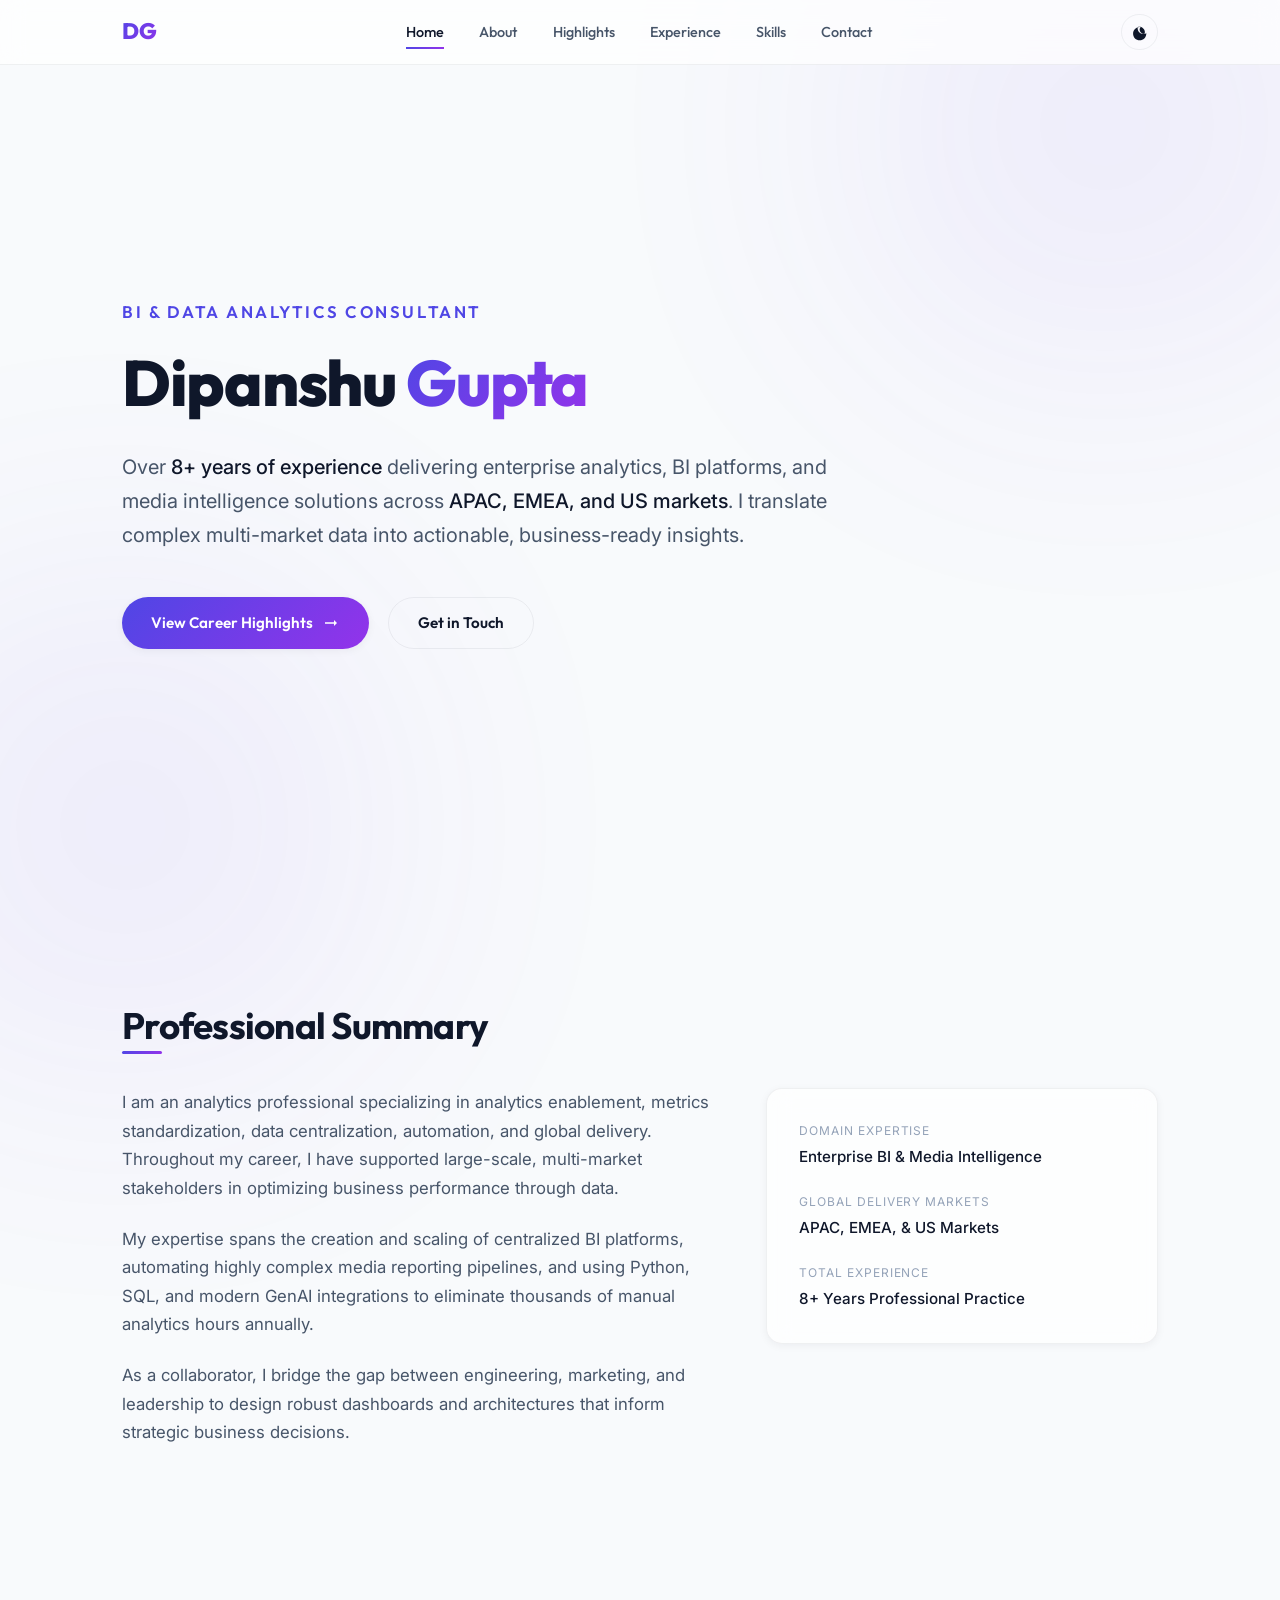
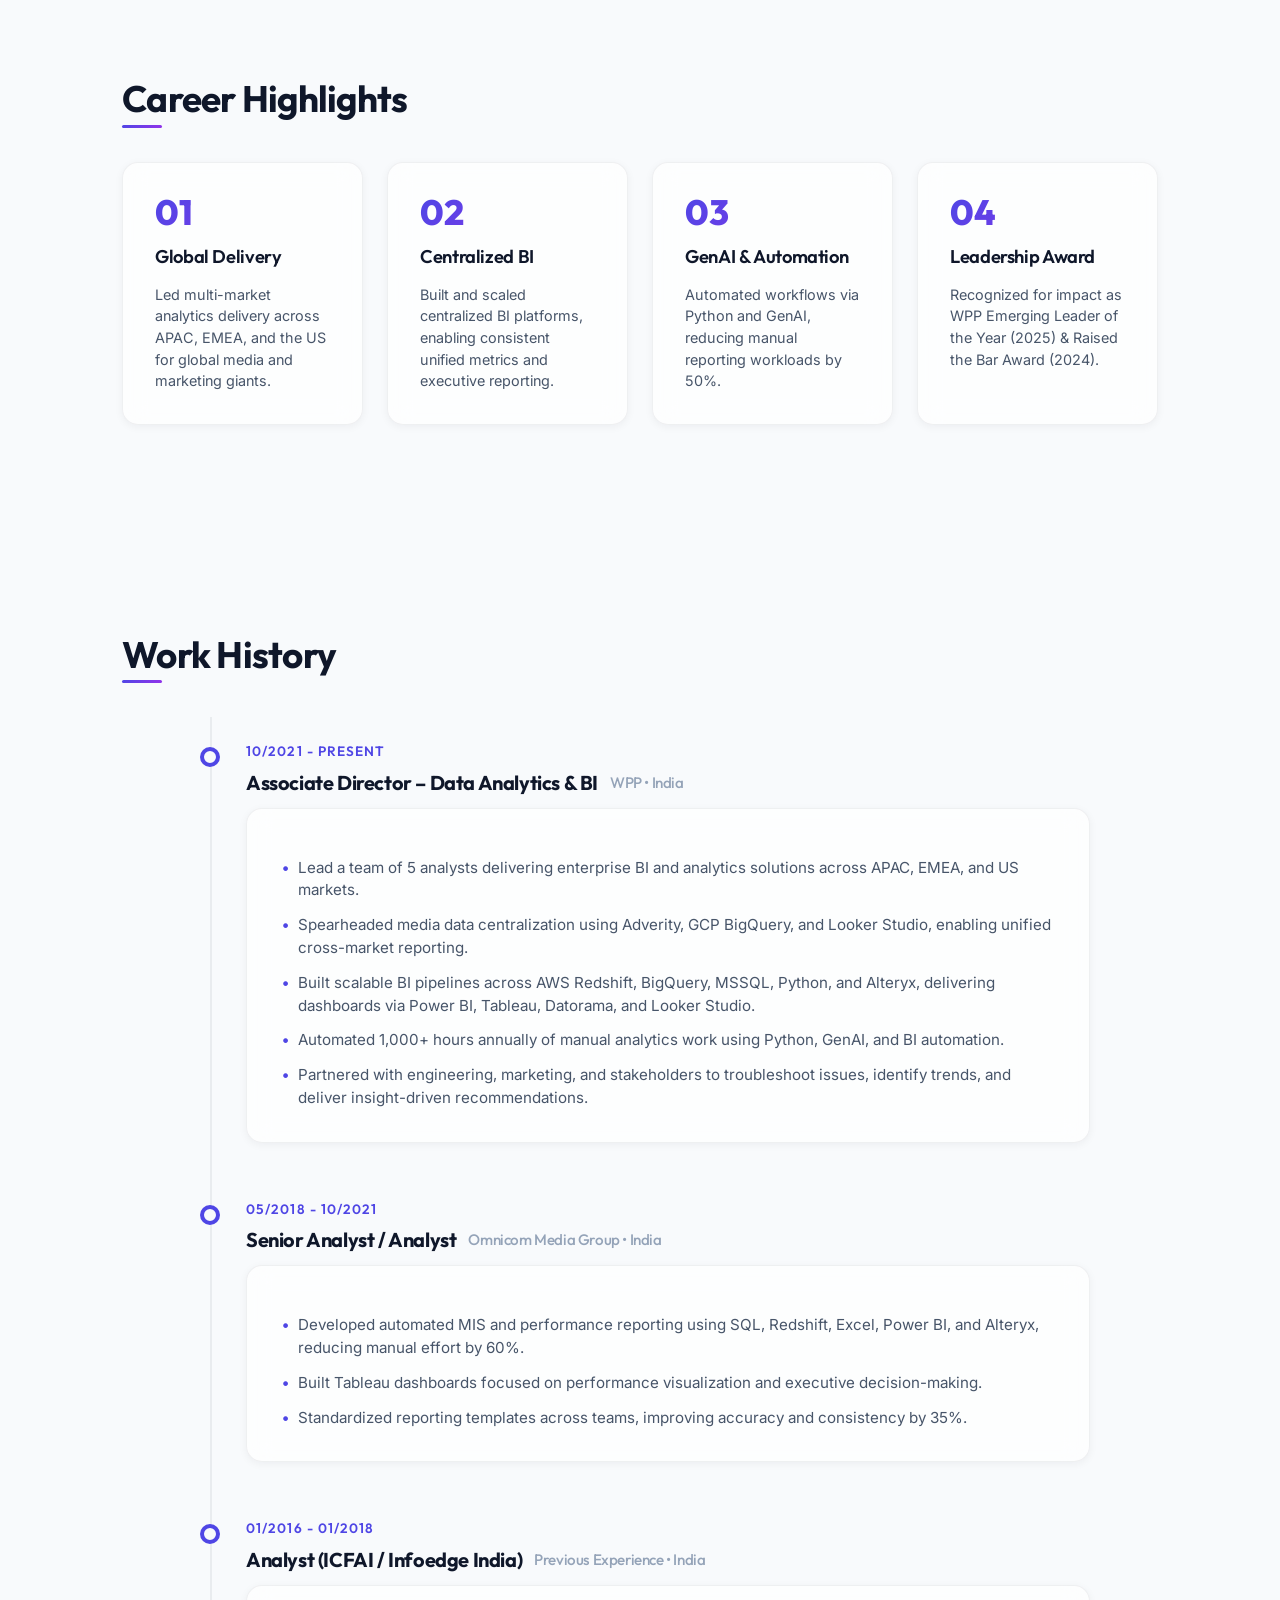
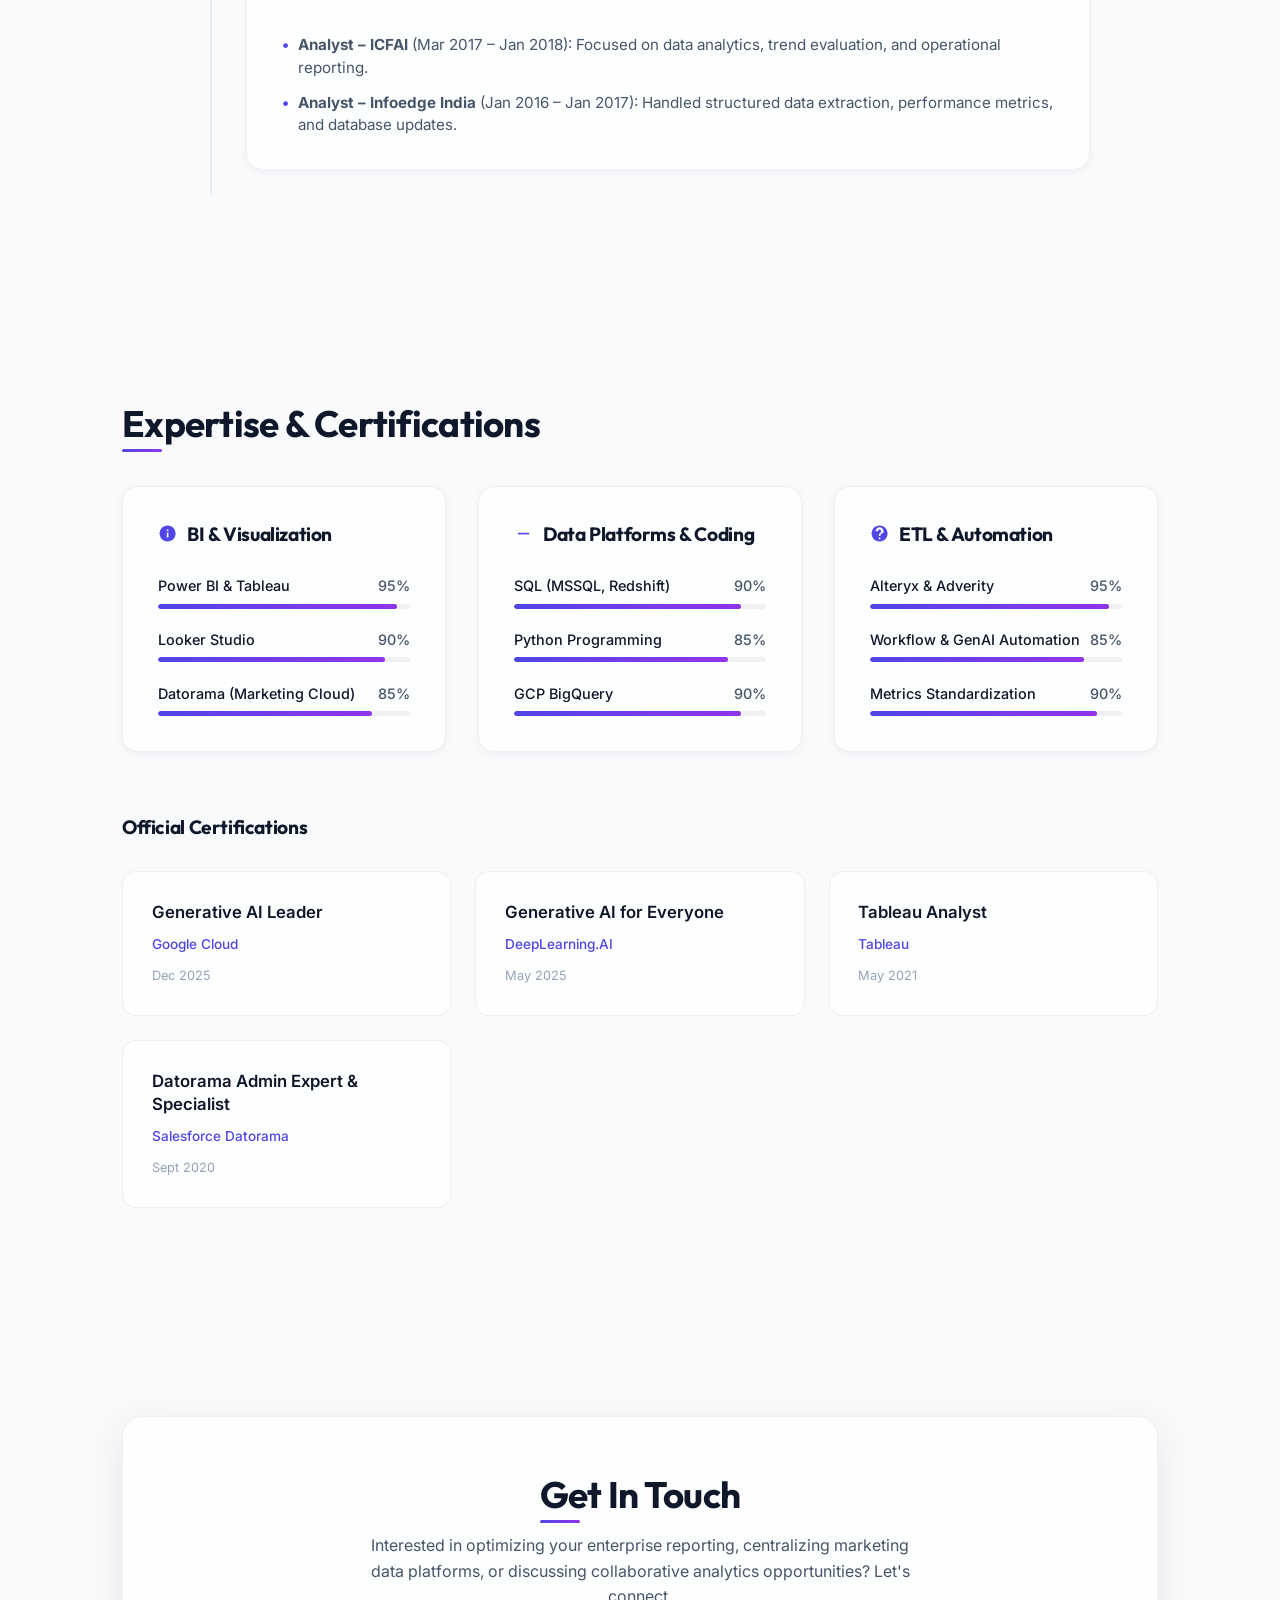
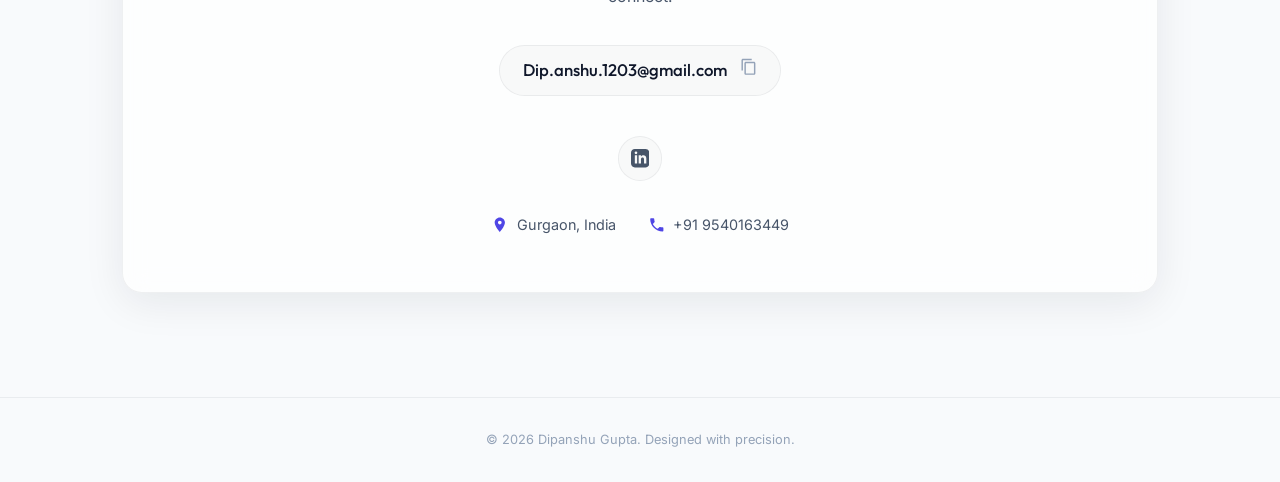
<file: projects/Portfolio/index.html>
<!DOCTYPE html>
<html lang="en" data-theme="dark">
<head>
  <meta charset="UTF-8">
  <meta name="viewport" content="width=device-width, initial-scale=1.0">
  
  <!-- Primary SEO Meta Tags -->
  <title>Dipanshu Gupta | BI Consultant & Analytics Specialist</title>
  <meta name="description" content="Professional portfolio of Dipanshu Gupta, BI & Data Analytics Consultant with 8+ years of experience delivering enterprise analytics, BI platforms, and media intelligence solutions globally.">
  <meta name="keywords" content="Dipanshu Gupta, BI Consultant, Analytics Consultant, Enterprise BI, Media Analytics, GCP BigQuery, Tableau, Alteryx, Datorama, SQL, Python">
  <meta name="author" content="Dipanshu Gupta">
  
  <!-- Open Graph / Facebook -->
  <meta property="og:type" content="website">
  <meta property="og:title" content="Dipanshu Gupta | BI Consultant & Analytics Specialist">
  <meta property="og:description" content="Explore my portfolio covering 8+ years of global delivery, metrics standardization, centralized BI platforms, and workflow automation.">
  
  <!-- Theme / Browser styling -->
  <meta name="theme-color" content="#080b11">
  
  <!-- Stylesheets -->
  <link rel="stylesheet" href="styles.css">
</head>
<body>

  <!-- Background Decorative Glowing Blobs -->
  <div class="ambient-glow blob-1" aria-hidden="true"></div>
  <div class="ambient-glow blob-2" aria-hidden="true"></div>

  <!-- Global Header Navigation -->
  <header class="header-nav">
    <div class="container nav-container">
      <a href="#hero" class="logo" id="nav-logo" aria-label="Dipanshu Gupta Logo">
        <span>DG</span>
      </a>
      
      <nav aria-label="Main Navigation">
        <ul class="nav-links">
          <li class="nav-item"><a href="#hero" class="active" id="link-hero">Home</a></li>
          <li class="nav-item"><a href="#about" id="link-about">About</a></li>
          <li class="nav-item"><a href="#highlights" id="link-highlights">Highlights</a></li>
          <li class="nav-item"><a href="#experience" id="link-experience">Experience</a></li>
          <li class="nav-item"><a href="#skills-section" id="link-skills">Skills</a></li>
          <li class="nav-item"><a href="#contact" id="link-contact">Contact</a></li>
        </ul>
      </nav>

      <!-- Theme Switcher Action Button -->
      <button id="theme-toggle" class="btn-toggle" aria-label="Toggle Light/Dark Theme" title="Toggle Light/Dark Theme">
        <!-- Sun Icon -->
        <svg class="theme-icon-sun" viewBox="0 0 24 24" aria-hidden="true">
          <path d="M12 7c-2.76 0-5 2.24-5 5s2.24 5 5 5 5-2.24 5-5-2.24-5-5-5zM2 13h2c.55 0 1-.45 1-1s-.45-1-1-1H2c-.55 0-1 .45-1 1s.45 1 1 1zm18 0h2c.55 0 1-.45 1-1s-.45-1-1-1h-2c-.55 0-1 .45-1 1s.45 1 1 1zM11 2v2c0 .55.45 1 1 1s1-.45 1-1V2c0-.55-.45-1-1-1s-1 .45-1 1zm0 18v2c0 .55.45 1 1 1s1-.45 1-1v-2c0-.55-.45-1-1-1s-1 .45-1 1zM5.99 4.58c-.39-.39-1.03-.39-1.41 0s-.39 1.03 0 1.41l1.06 1.06c.39.39 1.03.39 1.41 0s.39-1.03 0-1.41L5.99 4.58zm12.37 12.37c-.39-.39-1.03-.39-1.41 0s-.39 1.03 0 1.41l1.06 1.06c.39.39 1.03.39 1.41 0s.39-1.03 0-1.41l-1.06-1.06zm1.06-12.37c-.39-.39-1.03-.39-1.41 0l-1.06 1.06c-.39.39-.39 1.03 0 1.41s1.03.39 1.41 0l1.06-1.06c.39-.38.39-1.02 0-1.41zm-12.37 12.37c-.39-.39-1.03-.39-1.41 0l-1.06 1.06c-.39.39-.39 1.03 0 1.41s1.03.39 1.41 0l1.06-1.06c.39-.38.39-1.02 0-1.41z"/>
        </svg>
        <!-- Moon Icon -->
        <svg class="theme-icon-moon" viewBox="0 0 24 24" aria-hidden="true">
          <path d="M9.37 5.51c-.18.64-.27 1.31-.27 2 0 4.08 3.32 7.4 7.4 7.4.69 0 1.36-.09 2-.27 1.53-3.45-.98-7.66-4.58-9.13-1.74-.71-3.66-.56-4.55 0zm11.3 7.82c.11.39.18.8.18 1.22 0 4.97-4.03 9-9 9s-9-4.03-9-9 4.03-9 9-9c.42 0 .83.07 1.22.18-.83.84-1.34 2-1.34 3.29 0 3.31 2.69 6 6 6 1.29 0 2.45-.51 3.29-1.34z"/>
        </svg>
      </button>
    </div>
  </header>

  <main>
    
    <!-- Hero Header Landing Section -->
    <section id="hero" class="hero visible">
      <div class="container">
        <div class="hero-content">
          <span class="hero-subtitle">BI & Data Analytics Consultant</span>
          <h1>Dipanshu <span class="gradient-text">Gupta</span></h1>
          <p class="hero-description">
            Over <span class="highlight">8+ years of experience</span> delivering enterprise analytics, BI platforms, and media intelligence solutions across <span class="highlight">APAC, EMEA, and US markets</span>. I translate complex multi-market data into actionable, business-ready insights.
          </p>
          <div class="btn-group">
            <a href="#highlights" class="btn btn-primary" id="btn-view-highlights">
              View Career Highlights
              <svg viewBox="0 0 24 24" width="18" height="18" fill="currentColor" aria-hidden="true">
                <path d="M16.01 11H4v2h12.01v3L20 12l-3.99-4v3z"/>
              </svg>
            </a>
            <a href="#contact" class="btn btn-secondary" id="btn-get-touch">Get in Touch</a>
          </div>
        </div>
      </div>
    </section>

    <!-- About Detail Section -->
    <section id="about" class="about">
      <div class="container">
        <h2>Professional Summary</h2>
        <div class="about-grid">
          <div class="about-text">
            <p>
              I am an analytics professional specializing in analytics enablement, metrics standardization, data centralization, automation, and global delivery. Throughout my career, I have supported large-scale, multi-market stakeholders in optimizing business performance through data.
            </p>
            <p>
              My expertise spans the creation and scaling of centralized BI platforms, automating highly complex media reporting pipelines, and using Python, SQL, and modern GenAI integrations to eliminate thousands of manual analytics hours annually.
            </p>
            <p>
              As a collaborator, I bridge the gap between engineering, marketing, and leadership to design robust dashboards and architectures that inform strategic business decisions.
            </p>
          </div>
          
          <!-- Metainformation Box -->
          <div class="about-meta">
            <div class="meta-item">
              <span class="meta-label">Domain Expertise</span>
              <span class="meta-value">Enterprise BI & Media Intelligence</span>
            </div>
            <div class="meta-item">
              <span class="meta-label">Global Delivery Markets</span>
              <span class="meta-value">APAC, EMEA, & US Markets</span>
            </div>
            <div class="meta-item">
              <span class="meta-label">Total Experience</span>
              <span class="meta-value">8+ Years Professional Practice</span>
            </div>
          </div>
        </div>
      </div>
    </section>

    <!-- Career Highlights Grid Section -->
    <section id="highlights" class="highlights">
      <div class="container">
        <h2>Career Highlights</h2>
        <div class="highlights-grid">
          
          <div class="highlight-card">
            <div class="highlight-num" aria-hidden="true">01</div>
            <h3 class="highlight-title">Global Delivery</h3>
            <p class="highlight-desc">Led multi-market analytics delivery across APAC, EMEA, and the US for global media and marketing giants.</p>
          </div>

          <div class="highlight-card">
            <div class="highlight-num" aria-hidden="true">02</div>
            <h3 class="highlight-title">Centralized BI</h3>
            <p class="highlight-desc">Built and scaled centralized BI platforms, enabling consistent unified metrics and executive reporting.</p>
          </div>

          <div class="highlight-card">
            <div class="highlight-num" aria-hidden="true">03</div>
            <h3 class="highlight-title">GenAI & Automation</h3>
            <p class="highlight-desc">Automated workflows via Python and GenAI, reducing manual reporting workloads by 50%.</p>
          </div>

          <div class="highlight-card">
            <div class="highlight-num" aria-hidden="true">04</div>
            <h3 class="highlight-title">Leadership Award</h3>
            <p class="highlight-desc">Recognized for impact as WPP Emerging Leader of the Year (2025) & Raised the Bar Award (2024).</p>
          </div>

        </div>
      </div>
    </section>

    <!-- Work History Timeline Section -->
    <section id="experience" class="experience">
      <div class="container">
        <h2>Work History</h2>
        
        <div class="timeline">
          
          <!-- Timeline Item 1 -->
          <div class="timeline-item">
            <div class="timeline-dot" aria-hidden="true"></div>
            <span class="timeline-date">10/2021 - Present</span>
            <h3 class="timeline-title">
              Associate Director – Data Analytics & BI
              <span class="timeline-company">WPP • India</span>
            </h3>
            <div class="timeline-content">
              <ul class="timeline-bullets">
                <li>Lead a team of 5 analysts delivering enterprise BI and analytics solutions across APAC, EMEA, and US markets.</li>
                <li>Spearheaded media data centralization using Adverity, GCP BigQuery, and Looker Studio, enabling unified cross-market reporting.</li>
                <li>Built scalable BI pipelines across AWS Redshift, BigQuery, MSSQL, Python, and Alteryx, delivering dashboards via Power BI, Tableau, Datorama, and Looker Studio.</li>
                <li>Automated 1,000+ hours annually of manual analytics work using Python, GenAI, and BI automation.</li>
                <li>Partnered with engineering, marketing, and stakeholders to troubleshoot issues, identify trends, and deliver insight-driven recommendations.</li>
              </ul>
            </div>
          </div>

          <!-- Timeline Item 2 -->
          <div class="timeline-item">
            <div class="timeline-dot" aria-hidden="true"></div>
            <span class="timeline-date">05/2018 - 10/2021</span>
            <h3 class="timeline-title">
              Senior Analyst / Analyst
              <span class="timeline-company">Omnicom Media Group • India</span>
            </h3>
            <div class="timeline-content">
              <ul class="timeline-bullets">
                <li>Developed automated MIS and performance reporting using SQL, Redshift, Excel, Power BI, and Alteryx, reducing manual effort by 60%.</li>
                <li>Built Tableau dashboards focused on performance visualization and executive decision-making.</li>
                <li>Standardized reporting templates across teams, improving accuracy and consistency by 35%.</li>
              </ul>
            </div>
          </div>

          <!-- Timeline Item 3 -->
          <div class="timeline-item">
            <div class="timeline-dot" aria-hidden="true"></div>
            <span class="timeline-date">01/2016 - 01/2018</span>
            <h3 class="timeline-title">
              Analyst (ICFAI / Infoedge India)
              <span class="timeline-company">Previous Experience • India</span>
            </h3>
            <div class="timeline-content">
              <ul class="timeline-bullets">
                <li><strong>Analyst – ICFAI</strong> (Mar 2017 – Jan 2018): Focused on data analytics, trend evaluation, and operational reporting.</li>
                <li><strong>Analyst – Infoedge India</strong> (Jan 2016 – Jan 2017): Handled structured data extraction, performance metrics, and database updates.</li>
              </ul>
            </div>
          </div>

        </div>
      </div>
    </section>

    <!-- Skills & Certifications Section -->
    <section id="skills-section" class="skills-section">
      <div class="container">
        <h2>Expertise & Certifications</h2>
        
        <div class="skills-container">
          
          <!-- Category 1 -->
          <div class="skills-category">
            <h3 class="category-title">
              <svg viewBox="0 0 24 24" aria-hidden="true"><path d="M12 2C6.48 2 2 6.48 2 12s4.48 10 10 10 10-4.48 10-10S17.52 2 12 2zm1 15h-2v-6h2v6zm0-8h-2V7h2v2z"/></svg>
              BI & Visualization
            </h3>
            <div class="skill-list">
              <div class="skill-item">
                <div class="skill-info">
                  <span class="skill-name">Power BI & Tableau</span>
                  <span class="skill-percentage">95%</span>
                </div>
                <div class="skill-bar-bg"><div class="skill-bar-fill" data-progress="95%"></div></div>
              </div>
              <div class="skill-item">
                <div class="skill-info">
                  <span class="skill-name">Looker Studio</span>
                  <span class="skill-percentage">90%</span>
                </div>
                <div class="skill-bar-bg"><div class="skill-bar-fill" data-progress="90%"></div></div>
              </div>
              <div class="skill-item">
                <div class="skill-info">
                  <span class="skill-name">Datorama (Marketing Cloud)</span>
                  <span class="skill-percentage">85%</span>
                </div>
                <div class="skill-bar-bg"><div class="skill-bar-fill" data-progress="85%"></div></div>
              </div>
            </div>
          </div>

          <!-- Category 2 -->
          <div class="skills-category">
            <h3 class="category-title">
              <svg viewBox="0 0 24 24" aria-hidden="true"><path d="M19 13H5v-2h14v2z"/></svg>
              Data Platforms & Coding
            </h3>
            <div class="skill-list">
              <div class="skill-item">
                <div class="skill-info">
                  <span class="skill-name">SQL (MSSQL, Redshift)</span>
                  <span class="skill-percentage">90%</span>
                </div>
                <div class="skill-bar-bg"><div class="skill-bar-fill" data-progress="90%"></div></div>
              </div>
              <div class="skill-item">
                <div class="skill-info">
                  <span class="skill-name">Python Programming</span>
                  <span class="skill-percentage">85%</span>
                </div>
                <div class="skill-bar-bg"><div class="skill-bar-fill" data-progress="85%"></div></div>
              </div>
              <div class="skill-item">
                <div class="skill-info">
                  <span class="skill-name">GCP BigQuery</span>
                  <span class="skill-percentage">90%</span>
                </div>
                <div class="skill-bar-bg"><div class="skill-bar-fill" data-progress="90%"></div></div>
              </div>
            </div>
          </div>

          <!-- Category 3 -->
          <div class="skills-category">
            <h3 class="category-title">
              <svg viewBox="0 0 24 24" aria-hidden="true"><path d="M12 2C6.48 2 2 6.48 2 12s4.48 10 10 10 10-4.48 10-10S17.52 2 12 2zm1 17h-2v-2h2v2zm2.07-7.75l-.9.92C13.45 12.9 13 13.5 13 15h-2v-.5c0-1.1.45-2.1 1.17-2.83l1.24-1.26c.37-.36.59-.86.59-1.41 0-1.1-.9-2-2-2s-2 .9-2 2H7c0-2.76 2.24-5 5-5s5 2.24 5 5c0 1.04-.42 1.99-1.07 2.75z"/></svg>
              ETL & Automation
            </h3>
            <div class="skill-list">
              <div class="skill-item">
                <div class="skill-info">
                  <span class="skill-name">Alteryx & Adverity</span>
                  <span class="skill-percentage">95%</span>
                </div>
                <div class="skill-bar-bg"><div class="skill-bar-fill" data-progress="95%"></div></div>
              </div>
              <div class="skill-item">
                <div class="skill-info">
                  <span class="skill-name">Workflow & GenAI Automation</span>
                  <span class="skill-percentage">85%</span>
                </div>
                <div class="skill-bar-bg"><div class="skill-bar-fill" data-progress="85%"></div></div>
              </div>
              <div class="skill-item">
                <div class="skill-info">
                  <span class="skill-name">Metrics Standardization</span>
                  <span class="skill-percentage">90%</span>
                </div>
                <div class="skill-bar-bg"><div class="skill-bar-fill" data-progress="90%"></div></div>
              </div>
            </div>
          </div>

        </div>

        <!-- Certifications Credentials Grid -->
        <div class="certifications">
          <h3 class="category-title" style="margin-bottom: 2rem;">Official Certifications</h3>
          <div class="certs-grid">
            
            <div class="cert-card">
              <span class="cert-title">Generative AI Leader</span>
              <span class="cert-issuer">Google Cloud</span>
              <span class="cert-date">Dec 2025</span>
            </div>

            <div class="cert-card">
              <span class="cert-title">Generative AI for Everyone</span>
              <span class="cert-issuer">DeepLearning.AI</span>
              <span class="cert-date">May 2025</span>
            </div>

            <div class="cert-card">
              <span class="cert-title">Tableau Analyst</span>
              <span class="cert-issuer">Tableau</span>
              <span class="cert-date">May 2021</span>
            </div>

            <div class="cert-card">
              <span class="cert-title">Datorama Admin Expert & Specialist</span>
              <span class="cert-issuer">Salesforce Datorama</span>
              <span class="cert-date">Sept 2020</span>
            </div>

          </div>
        </div>

      </div>
    </section>

    <!-- Contact Details & Connection Card Section -->
    <section id="contact" class="contact">
      <div class="container">
        <div class="contact-card">
          <h2 class="contact-title">Get In Touch</h2>
          <p class="contact-desc">
            Interested in optimizing your enterprise reporting, centralizing marketing data platforms, or discussing collaborative analytics opportunities? Let's connect.
          </p>
          
          <!-- Copy to Clipboard Email Utility Button -->
          <div class="email-box" id="email-copy-box" role="button" aria-label="Copy email address" tabindex="0">
            <span class="email-text">Dip.anshu.1203@gmail.com</span>
            <div class="email-icon">
              <svg viewBox="0 0 24 24" aria-hidden="true">
                <path d="M16 1H4c-1.1 0-2 .9-2 2v14h2V3h12V1zm3 4H8c-1.1 0-2 .9-2 2v14c0 1.1.9 2 2 2h11c1.1 0 2-.9 2-2V7c0-1.1-.9-2-2-2zm0 16H8V7h11v14z"/>
              </svg>
            </div>
          </div>

          <!-- Social Anchor Links -->
          <div class="social-links">
            <a href="https://www.linkedin.com/in/dipanshu-gupta-analytics" class="social-icon" target="_blank" rel="noopener noreferrer" aria-label="Dipanshu Gupta's LinkedIn profile">
              <svg viewBox="0 0 24 24" aria-hidden="true">
                <path d="M19 0h-14c-2.761 0-5 2.239-5 5v14c0 2.761 2.239 5 5 5h14c2.762 0 5-2.239 5-5v-14c0-2.761-2.238-5-5-5zm-11 19h-3v-11h3v11zm-1.5-12.268c-.966 0-1.75-.779-1.75-1.75s.784-1.75 1.75-1.75 1.75.779 1.75 1.75-.784 1.75-1.75 1.75zm13.5 12.268h-3v-5.604c0-3.368-4-3.113-4 0v5.604h-3v-11h3v1.765c1.396-2.586 7-2.777 7 2.476v6.759z"/>
              </svg>
            </a>
          </div>

          <!-- Location and Phone metadata tags -->
          <div class="contact-meta-row">
            <div class="contact-meta-item">
              <svg viewBox="0 0 24 24" aria-hidden="true"><path d="M12 2C8.13 2 5 5.13 5 9c0 5.25 7 13 7 13s7-7.75 7-13c0-3.87-3.13-7-7-7zm0 9.5c-1.38 0-2.5-1.12-2.5-2.5s1.12-2.5 2.5-2.5 2.5 1.12 2.5 2.5-1.12 2.5-2.5 2.5z"/></svg>
              <span>Gurgaon, India</span>
            </div>
            <div class="contact-meta-item">
              <svg viewBox="0 0 24 24" aria-hidden="true"><path d="M6.62 10.79c1.44 2.83 3.76 5.14 6.59 6.59l2.2-2.2c.27-.27.67-.36 1.02-.24 1.12.37 2.33.57 3.57.57.55 0 1 .45 1 1V20c0 .55-.45 1-1 1-9.39 0-17-7.61-17-17 0-.55.45-1 1-1h3.5c.55 0 1 .45 1 1 0 1.25.2 2.45.57 3.57.11.35.03.74-.25 1.02l-2.2 2.2z"/></svg>
              <span>+91 9540163449</span>
            </div>
          </div>

        </div>
      </div>
    </section>

  </main>

  <!-- Copyright Footer Info -->
  <footer class="footer-bottom">
    <div class="container">
      <p>&copy; 2026 Dipanshu Gupta. Designed with precision.</p>
    </div>
  </footer>

  <!-- Scripts -->
  <script src="script.js"></script>
</body>
</html>
</file>
<file: projects/Portfolio/styles.css>
/* ==========================================================================
   Dipanshu Gupta - Portfolio Style Sheet (Data & Analytics Specialization)
   Premium, Minimalistic, and Dynamic Layout
   ========================================================================== */

/* --- Google Fonts Integration --- */
@import url('https://fonts.googleapis.com/css2?family=Inter:wght@300;400;500;600&family=Outfit:wght@400;500;600;700;800&display=swap');

/* --- Custom Variables & Theme Tokens --- */
:root {
  /* Color Palette - Dark Theme (Default) */
  --bg-primary: #080b11;
  --bg-secondary: #0f1524;
  --bg-card: rgba(15, 21, 36, 0.6);
  --bg-card-hover: rgba(23, 31, 51, 0.8);
  
  --text-primary: #f8fafc;
  --text-secondary: #94a3b8;
  --text-muted: #64748b;
  
  --accent-color: #6366f1;
  --accent-secondary: #a855f7;
  --accent-gradient: linear-gradient(135deg, #6366f1 0%, #a855f7 100%);
  
  --border-color: rgba(255, 255, 255, 0.06);
  --border-color-hover: rgba(99, 102, 241, 0.4);
  
  --shadow-sm: 0 2px 8px rgba(0, 0, 0, 0.3);
  --shadow-md: 0 8px 30px rgba(0, 0, 0, 0.4);
  --shadow-glow: 0 0 30px rgba(99, 102, 241, 0.15);
  
  /* Layout and Transitions */
  --font-heading: 'Outfit', -apple-system, BlinkMacSystemFont, sans-serif;
  --font-body: 'Inter', -apple-system, BlinkMacSystemFont, sans-serif;
  --transition-smooth: all 0.4s cubic-bezier(0.16, 1, 0.3, 1);
  --transition-fast: all 0.2s ease;
  
  --glass-blur: blur(12px);
}

/* Light Theme Variables */
[data-theme="light"] {
  --bg-primary: #f8fafc;
  --bg-secondary: #f1f5f9;
  --bg-card: rgba(255, 255, 255, 0.7);
  --bg-card-hover: rgba(255, 255, 255, 0.95);
  
  --text-primary: #0f172a;
  --text-secondary: #475569;
  --text-muted: #94a3b8;
  
  --accent-color: #4f46e5;
  --accent-secondary: #9333ea;
  --accent-gradient: linear-gradient(135deg, #4f46e5 0%, #9333ea 100%);
  
  --border-color: rgba(15, 23, 42, 0.06);
  --border-color-hover: rgba(79, 70, 229, 0.3);
  
  --shadow-sm: 0 2px 8px rgba(15, 23, 42, 0.05);
  --shadow-md: 0 10px 40px rgba(15, 23, 42, 0.08);
  --shadow-glow: 0 0 30px rgba(79, 70, 229, 0.1);
}

/* --- Base Resets & Global Styles --- */
* {
  box-sizing: border-box;
  margin: 0;
  padding: 0;
}

html {
  scroll-behavior: smooth;
  font-size: 16px;
  -webkit-font-smoothing: antialiased;
  -moz-osx-font-smoothing: grayscale;
}

body {
  background-color: var(--bg-primary);
  color: var(--text-primary);
  font-family: var(--font-body);
  line-height: 1.6;
  overflow-x: hidden;
  transition: background-color 0.5s ease, color 0.5s ease;
}

/* --- Decorative Elements (Ambient Blobs) --- */
.ambient-glow {
  position: fixed;
  width: 450px;
  height: 450px;
  border-radius: 50%;
  background: var(--accent-gradient);
  filter: blur(140px);
  opacity: 0.1;
  z-index: -1;
  pointer-events: none;
  transition: opacity 0.5s ease, background 0.5s ease;
}

.blob-1 {
  top: -100px;
  right: -50px;
  animation: float 20s infinite alternate ease-in-out;
}

.blob-2 {
  bottom: -150px;
  left: -100px;
  animation: float 25s infinite alternate-reverse ease-in-out;
}

@keyframes float {
  0% { transform: translate(0, 0) scale(1); }
  50% { transform: translate(30px, 40px) scale(1.1) rotate(20deg); }
  100% { transform: translate(-20px, -30px) scale(0.95); }
}

/* --- Typography --- */
h1, h2, h3, h4 {
  font-family: var(--font-heading);
  font-weight: 700;
  letter-spacing: -0.02em;
  line-height: 1.2;
}

h1 {
  font-size: clamp(2.5rem, 6vw, 4rem);
  font-weight: 800;
}

h2 {
  font-size: clamp(1.8rem, 4vw, 2.3rem);
  margin-bottom: 2.5rem;
  position: relative;
  display: inline-block;
}

h2::after {
  content: '';
  position: absolute;
  left: 0;
  bottom: -6px;
  width: 40px;
  height: 3px;
  background: var(--accent-gradient);
  border-radius: 2px;
  transition: width 0.3s ease;
}

h2:hover::after {
  width: 100%;
}

a {
  color: inherit;
  text-decoration: none;
  transition: var(--transition-fast);
}

/* --- Layout Structure & Containers --- */
.container {
  width: 100%;
  max-width: 1100px;
  margin: 0 auto;
  padding: 0 2rem;
}

section {
  padding: 6.5rem 0;
  opacity: 0;
  transform: translateY(30px);
  transition: opacity 0.8s ease, transform 0.8s ease;
}

section.visible {
  opacity: 1;
  transform: translateY(0);
}

/* --- Navigation Header --- */
.header-nav {
  position: fixed;
  top: 0;
  left: 0;
  width: 100%;
  z-index: 100;
  background: var(--bg-card);
  backdrop-filter: var(--glass-blur);
  -webkit-backdrop-filter: var(--glass-blur);
  border-bottom: 1px solid var(--border-color);
  transition: var(--transition-smooth);
}

.header-nav.scrolled {
  padding: 0.6rem 0;
  box-shadow: var(--shadow-md);
}

.nav-container {
  display: flex;
  justify-content: space-between;
  align-items: center;
  height: 4rem;
}

.logo {
  font-family: var(--font-heading);
  font-weight: 800;
  font-size: 1.4rem;
  background: var(--accent-gradient);
  -webkit-background-clip: text;
  -webkit-text-fill-color: transparent;
  display: flex;
  align-items: center;
  gap: 0.5rem;
}

.nav-links {
  display: flex;
  align-items: center;
  list-style: none;
  gap: 2.2rem;
}

.nav-item a {
  font-family: var(--font-heading);
  font-size: 0.9rem;
  font-weight: 500;
  color: var(--text-secondary);
  position: relative;
  padding: 0.5rem 0;
}

.nav-item a:hover,
.nav-item a.active {
  color: var(--text-primary);
}

.nav-item a::after {
  content: '';
  position: absolute;
  left: 0;
  bottom: 0;
  width: 0;
  height: 2px;
  background: var(--accent-gradient);
  transition: width 0.3s ease;
}

.nav-item a:hover::after,
.nav-item a.active::after {
  width: 100%;
}

/* --- Theme Toggle --- */
.btn-toggle {
  background: none;
  border: 1px solid var(--border-color);
  color: var(--text-primary);
  width: 2.3rem;
  height: 2.3rem;
  border-radius: 50%;
  cursor: pointer;
  display: flex;
  align-items: center;
  justify-content: center;
  transition: var(--transition-smooth);
}

.btn-toggle:hover {
  border-color: var(--accent-color);
  box-shadow: var(--shadow-glow);
  transform: scale(1.05);
}

.btn-toggle svg {
  width: 1.1rem;
  height: 1.1rem;
  fill: currentColor;
  transition: transform 0.5s ease;
}

.btn-toggle:hover svg {
  transform: rotate(45deg);
}

[data-theme="light"] .theme-icon-sun,
:root:not([data-theme="light"]) .theme-icon-moon {
  display: none;
}

/* --- Hero Section --- */
.hero {
  min-height: 100vh;
  display: flex;
  align-items: center;
  padding-top: 6rem;
  padding-bottom: 3rem;
}

.hero-content {
  max-width: 850px;
}

.hero-subtitle {
  font-family: var(--font-heading);
  font-size: 1.05rem;
  font-weight: 600;
  color: var(--accent-color);
  text-transform: uppercase;
  letter-spacing: 0.15em;
  margin-bottom: 1.2rem;
  display: block;
}

.hero-description {
  font-size: clamp(1.1rem, 2vw, 1.25rem);
  color: var(--text-secondary);
  margin: 1.8rem 0 2.8rem;
  max-width: 720px;
  line-height: 1.7;
}

.highlight {
  color: var(--text-primary);
  font-weight: 500;
}

.gradient-text {
  background: var(--accent-gradient);
  -webkit-background-clip: text;
  -webkit-text-fill-color: transparent;
}

/* --- Buttons --- */
.btn-group {
  display: flex;
  gap: 1.2rem;
  flex-wrap: wrap;
}

.btn {
  display: inline-flex;
  align-items: center;
  justify-content: center;
  padding: 0.8rem 1.8rem;
  border-radius: 50px;
  font-family: var(--font-heading);
  font-size: 0.95rem;
  font-weight: 600;
  cursor: pointer;
  transition: var(--transition-smooth);
  gap: 0.6rem;
}

.btn-primary {
  background: var(--accent-gradient);
  color: #ffffff;
  box-shadow: var(--shadow-sm);
  border: none;
}

.btn-primary:hover {
  transform: translateY(-2px);
  box-shadow: var(--shadow-glow), 0 5px 15px rgba(99, 102, 241, 0.4);
}

.btn-secondary {
  background: transparent;
  color: var(--text-primary);
  border: 1px solid var(--border-color);
}

.btn-secondary:hover {
  border-color: var(--accent-color);
  background: rgba(99, 102, 241, 0.05);
  transform: translateY(-2px);
}

/* --- About Section --- */
.about-grid {
  display: grid;
  grid-template-columns: 3fr 2fr;
  gap: 3.5rem;
  align-items: start;
}

.about-text p {
  color: var(--text-secondary);
  margin-bottom: 1.4rem;
  font-size: 1.05rem;
  line-height: 1.7;
}

.about-meta {
  background: var(--bg-card);
  backdrop-filter: var(--glass-blur);
  -webkit-backdrop-filter: var(--glass-blur);
  border: 1px solid var(--border-color);
  border-radius: 16px;
  padding: 2rem;
  box-shadow: var(--shadow-sm);
  transition: var(--transition-smooth);
}

.about-meta:hover {
  border-color: var(--border-color-hover);
  box-shadow: var(--shadow-glow);
}

.meta-item {
  display: flex;
  flex-direction: column;
  margin-bottom: 1.4rem;
}

.meta-item:last-child {
  margin-bottom: 0;
}

.meta-label {
  font-size: 0.75rem;
  color: var(--text-muted);
  text-transform: uppercase;
  letter-spacing: 0.08em;
  margin-bottom: 0.3rem;
}

.meta-value {
  font-weight: 500;
  color: var(--text-primary);
  font-size: 0.95rem;
}

/* --- Career Highlights Section --- */
.highlights-grid {
  display: grid;
  grid-template-columns: repeat(auto-fit, minmax(240px, 1fr));
  gap: 1.5rem;
}

.highlight-card {
  background: var(--bg-card);
  backdrop-filter: var(--glass-blur);
  -webkit-backdrop-filter: var(--glass-blur);
  border: 1px solid var(--border-color);
  border-radius: 16px;
  padding: 2rem;
  transition: var(--transition-smooth);
  box-shadow: var(--shadow-sm);
  display: flex;
  flex-direction: column;
  gap: 1rem;
}

.highlight-card:hover {
  background: var(--bg-card-hover);
  transform: translateY(-4px);
  border-color: var(--border-color-hover);
  box-shadow: var(--shadow-md), var(--shadow-glow);
}

.highlight-num {
  font-family: var(--font-heading);
  font-size: 2.2rem;
  font-weight: 800;
  background: var(--accent-gradient);
  -webkit-background-clip: text;
  -webkit-text-fill-color: transparent;
  line-height: 1;
}

.highlight-title {
  font-size: 1.15rem;
  font-weight: 600;
  color: var(--text-primary);
}

.highlight-desc {
  font-size: 0.9rem;
  color: var(--text-secondary);
  line-height: 1.5;
}

/* --- Work History Timeline Section --- */
.timeline {
  position: relative;
  max-width: 900px;
  margin: 0 auto;
  padding: 1.5rem 0;
}

.timeline::before {
  content: '';
  position: absolute;
  left: 20px;
  top: 0;
  height: 100%;
  width: 2px;
  background: var(--border-color);
}

.timeline-item {
  position: relative;
  margin-bottom: 3.5rem;
  padding-left: 3.5rem;
}

.timeline-item:last-child {
  margin-bottom: 0;
}

.timeline-dot {
  position: absolute;
  left: 10px;
  top: 6px;
  width: 20px;
  height: 20px;
  border-radius: 50%;
  background: var(--bg-primary);
  border: 4px solid var(--accent-color);
  z-index: 2;
  transition: var(--transition-smooth);
}

.timeline-item:hover .timeline-dot {
  background: var(--accent-gradient);
  border-color: var(--accent-secondary);
  box-shadow: var(--shadow-glow);
  transform: scale(1.15);
}

.timeline-date {
  font-family: var(--font-heading);
  font-size: 0.85rem;
  font-weight: 600;
  color: var(--accent-color);
  text-transform: uppercase;
  letter-spacing: 0.08em;
  margin-bottom: 0.5rem;
  display: block;
}

.timeline-title {
  font-size: 1.25rem;
  margin-bottom: 0.25rem;
  display: flex;
  align-items: center;
  gap: 0.75rem;
  flex-wrap: wrap;
}

.timeline-company {
  font-size: 0.95rem;
  color: var(--text-muted);
  font-weight: 500;
}

.timeline-content {
  background: var(--bg-card);
  backdrop-filter: var(--glass-blur);
  -webkit-backdrop-filter: var(--glass-blur);
  border: 1px solid var(--border-color);
  border-radius: 16px;
  padding: 2rem;
  margin-top: 0.8rem;
  box-shadow: var(--shadow-sm);
  transition: var(--transition-smooth);
}

.timeline-item:hover .timeline-content {
  border-color: var(--border-color-hover);
  box-shadow: var(--shadow-md), var(--shadow-glow);
  background: var(--bg-card-hover);
}

.timeline-bullets {
  list-style: none;
  display: flex;
  flex-direction: column;
  gap: 0.75rem;
  margin-top: 1rem;
}

.timeline-bullets li {
  position: relative;
  padding-left: 1.2rem;
  font-size: 0.95rem;
  color: var(--text-secondary);
  line-height: 1.5;
}

.timeline-bullets li::before {
  content: "•";
  color: var(--accent-color);
  font-weight: bold;
  position: absolute;
  left: 0.2rem;
}

/* --- Skills Section --- */
.skills-container {
  display: grid;
  grid-template-columns: repeat(auto-fit, minmax(300px, 1fr));
  gap: 2rem;
  margin-bottom: 4rem;
}

.skills-category {
  background: var(--bg-card);
  backdrop-filter: var(--glass-blur);
  -webkit-backdrop-filter: var(--glass-blur);
  border: 1px solid var(--border-color);
  border-radius: 16px;
  padding: 2.2rem;
  box-shadow: var(--shadow-sm);
  transition: var(--transition-smooth);
}

.skills-category:hover {
  border-color: var(--border-color-hover);
  box-shadow: var(--shadow-glow);
}

.category-title {
  font-size: 1.2rem;
  margin-bottom: 1.8rem;
  display: flex;
  align-items: center;
  gap: 0.6rem;
  color: var(--text-primary);
}

.category-title svg {
  width: 1.2rem;
  height: 1.2rem;
  fill: var(--accent-color);
}

.skill-list {
  display: flex;
  flex-direction: column;
  gap: 1.2rem;
}

.skill-item {
  display: flex;
  flex-direction: column;
}

.skill-info {
  display: flex;
  justify-content: space-between;
  margin-bottom: 0.4rem;
  font-size: 0.9rem;
  font-weight: 500;
}

.skill-name {
  color: var(--text-primary);
}

.skill-percentage {
  color: var(--text-secondary);
}

.skill-bar-bg {
  height: 5px;
  background: rgba(255, 255, 255, 0.05);
  border-radius: 10px;
  overflow: hidden;
  position: relative;
}

[data-theme="light"] .skill-bar-bg {
  background: rgba(15, 23, 42, 0.06);
}

.skill-bar-fill {
  height: 100%;
  background: var(--accent-gradient);
  border-radius: 10px;
  width: 0;
  transition: width 1.5s cubic-bezier(0.16, 1, 0.3, 1);
}

section.visible .skill-bar-fill {
  width: var(--progress);
}

/* --- Certifications Layout --- */
.certifications {
  margin-top: 4rem;
}

.certs-grid {
  display: grid;
  grid-template-columns: repeat(auto-fit, minmax(260px, 1fr));
  gap: 1.5rem;
}

.cert-card {
  background: var(--bg-card);
  backdrop-filter: var(--glass-blur);
  -webkit-backdrop-filter: var(--glass-blur);
  border: 1px solid var(--border-color);
  border-radius: 14px;
  padding: 1.8rem;
  display: flex;
  flex-direction: column;
  gap: 0.6rem;
  transition: var(--transition-smooth);
}

.cert-card:hover {
  border-color: var(--border-color-hover);
  box-shadow: var(--shadow-glow);
  background: var(--bg-card-hover);
  transform: translateY(-2px);
}

.cert-title {
  font-size: 1.05rem;
  font-weight: 600;
  color: var(--text-primary);
  line-height: 1.4;
}

.cert-issuer {
  font-size: 0.85rem;
  color: var(--accent-color);
  font-weight: 500;
}

.cert-date {
  font-size: 0.8rem;
  color: var(--text-muted);
}

/* --- Contact & Footer Section --- */
.contact-card {
  background: var(--bg-card);
  backdrop-filter: var(--glass-blur);
  -webkit-backdrop-filter: var(--glass-blur);
  border: 1px solid var(--border-color);
  border-radius: 20px;
  padding: 3.5rem 2rem;
  text-align: center;
  box-shadow: var(--shadow-md);
  position: relative;
  overflow: hidden;
  transition: var(--transition-smooth);
}

.contact-card:hover {
  border-color: var(--border-color-hover);
  box-shadow: var(--shadow-glow), var(--shadow-md);
}

.contact-title {
  font-size: clamp(1.8rem, 3vw, 2.3rem);
  margin-bottom: 1rem;
}

.contact-desc {
  color: var(--text-secondary);
  max-width: 550px;
  margin: 0 auto 2.2rem;
  line-height: 1.6;
}

/* Interactive Clipboard Button */
.email-box {
  display: inline-flex;
  align-items: center;
  gap: 0.8rem;
  background: rgba(255, 255, 255, 0.03);
  border: 1px solid var(--border-color);
  padding: 0.7rem 1.4rem;
  border-radius: 50px;
  margin-bottom: 2.5rem;
  cursor: pointer;
  position: relative;
  transition: var(--transition-smooth);
}

[data-theme="light"] .email-box {
  background: rgba(0, 0, 0, 0.02);
}

.email-box:hover {
  border-color: var(--accent-color);
  background: rgba(99, 102, 241, 0.05);
}

.email-text {
  font-family: var(--font-heading);
  font-weight: 500;
  font-size: 1.05rem;
  color: var(--text-primary);
}

.email-icon svg {
  width: 1.1rem;
  height: 1.1rem;
  fill: var(--text-muted);
  transition: var(--transition-fast);
}

.email-box:hover .email-icon svg {
  fill: var(--accent-color);
}

/* Copy Tooltip */
.email-box::after {
  content: 'Copy Email';
  position: absolute;
  bottom: -38px;
  left: 50%;
  transform: translateX(-50%) translateY(5px);
  background: var(--text-primary);
  color: var(--bg-primary);
  font-size: 0.75rem;
  font-weight: 600;
  padding: 0.35rem 0.7rem;
  border-radius: 6px;
  opacity: 0;
  pointer-events: none;
  transition: var(--transition-smooth);
  white-space: nowrap;
}

.email-box:hover::after {
  opacity: 1;
  transform: translateX(-50%) translateY(0);
}

.email-box.copied::after {
  content: 'Copied!';
  background: #10b981;
  color: #ffffff;
}

/* Social links container */
.social-links {
  display: flex;
  justify-content: center;
  gap: 1.2rem;
}

.social-icon {
  width: 2.8rem;
  height: 2.8rem;
  border-radius: 50%;
  background: rgba(255, 255, 255, 0.03);
  border: 1px solid var(--border-color);
  color: var(--text-secondary);
  display: flex;
  align-items: center;
  justify-content: center;
  transition: var(--transition-smooth);
}

[data-theme="light"] .social-icon {
  background: rgba(0, 0, 0, 0.02);
}

.social-icon:hover {
  color: #ffffff;
  background: var(--accent-gradient);
  border-color: transparent;
  transform: translateY(-4px) scale(1.05);
  box-shadow: var(--shadow-glow);
}

.social-icon svg {
  width: 1.15rem;
  height: 1.15rem;
  fill: currentColor;
}

/* Contact Info Subtitles */
.contact-meta-row {
  display: flex;
  justify-content: center;
  gap: 2rem;
  margin-top: 2rem;
  flex-wrap: wrap;
  font-size: 0.9rem;
  color: var(--text-secondary);
}

.contact-meta-item {
  display: flex;
  align-items: center;
  gap: 0.5rem;
}

.contact-meta-item svg {
  width: 1.1rem;
  height: 1.1rem;
  fill: var(--accent-color);
}

/* --- Footer Copyright --- */
.footer-bottom {
  text-align: center;
  padding: 2rem 0;
  border-top: 1px solid var(--border-color);
  color: var(--text-muted);
  font-size: 0.8rem;
}

/* --- Responsive Adaptability --- */
@media (max-width: 900px) {
  .about-grid {
    grid-template-columns: 1fr;
    gap: 2.5rem;
  }
  
  .about-meta {
    max-width: 100%;
  }
}

@media (max-width: 768px) {
  section {
    padding: 5rem 0;
  }
  
  .nav-links {
    display: none;
  }
  
  .btn-group {
    flex-direction: column;
    width: 100%;
  }
  
  .btn {
    width: 100%;
  }

  .timeline::before {
    left: 12px;
  }

  .timeline-item {
    padding-left: 2.2rem;
  }

  .timeline-dot {
    left: 3px;
  }
}
</file>
